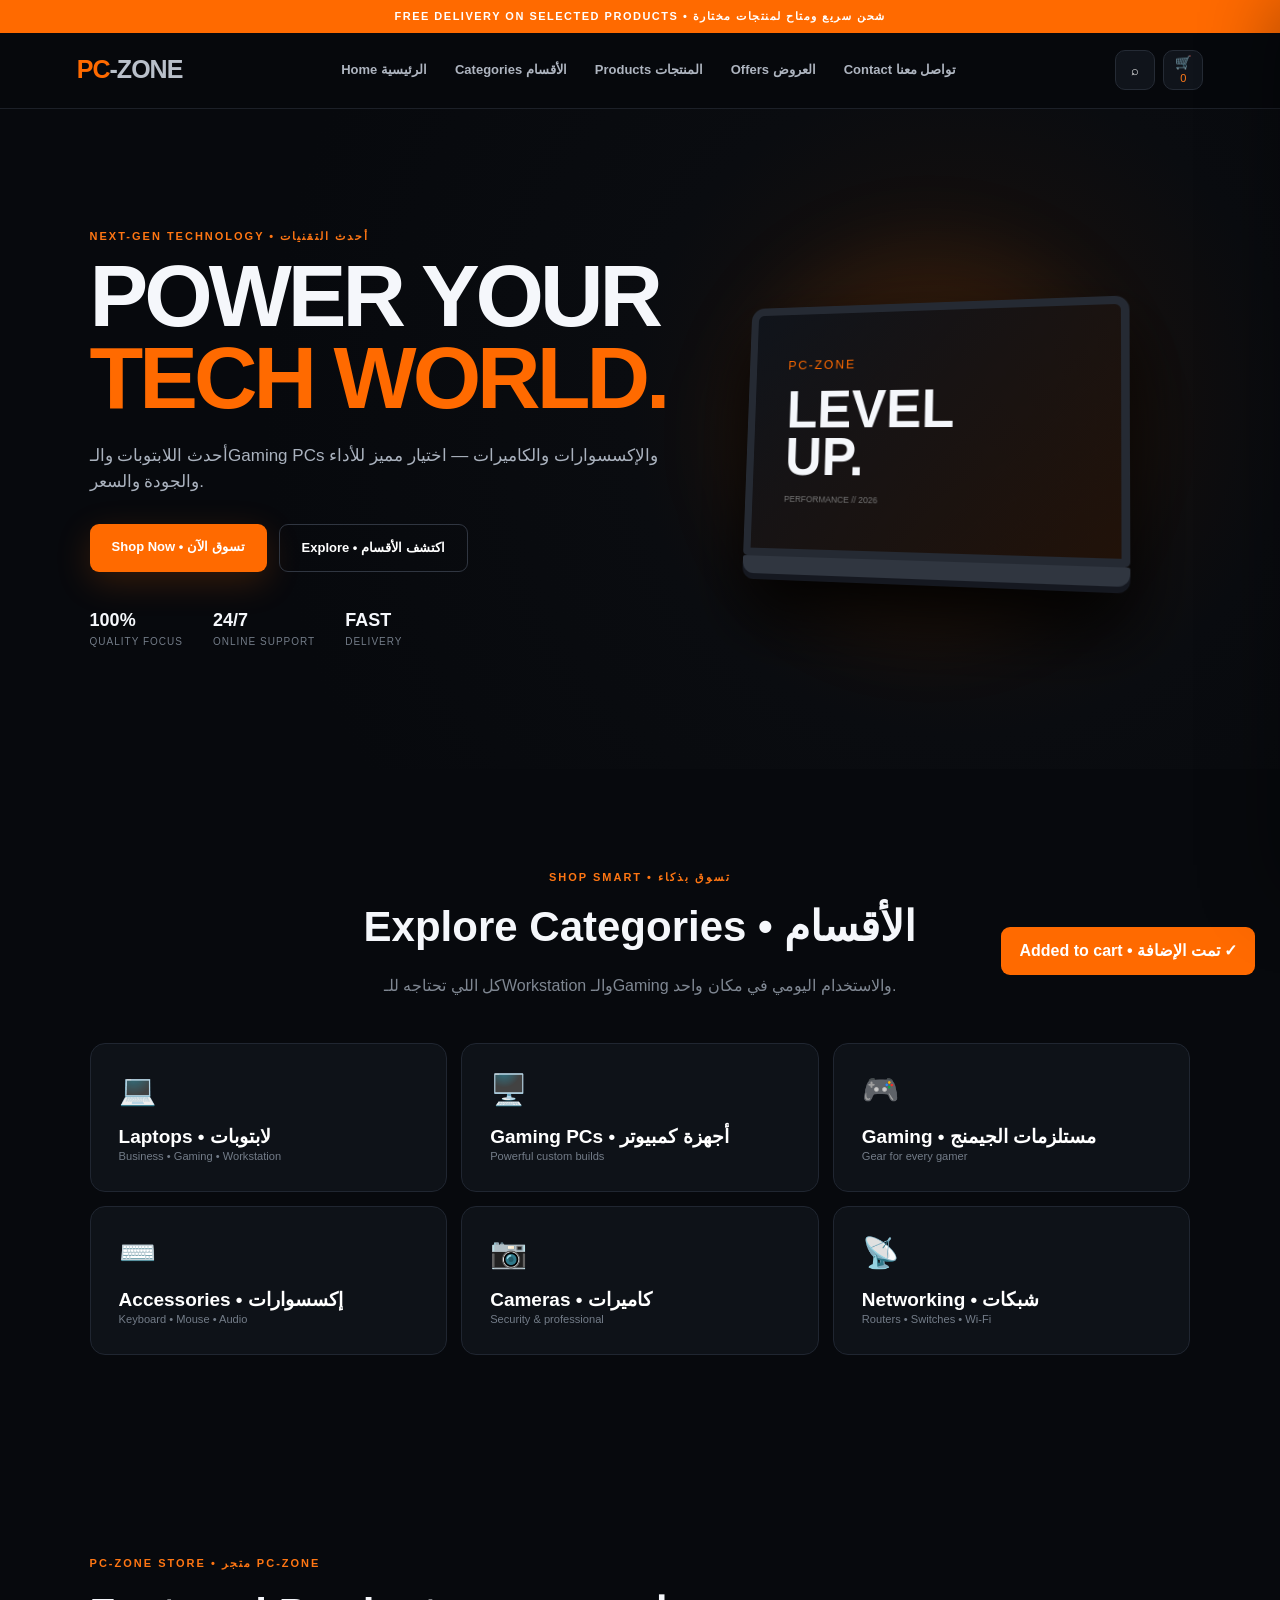
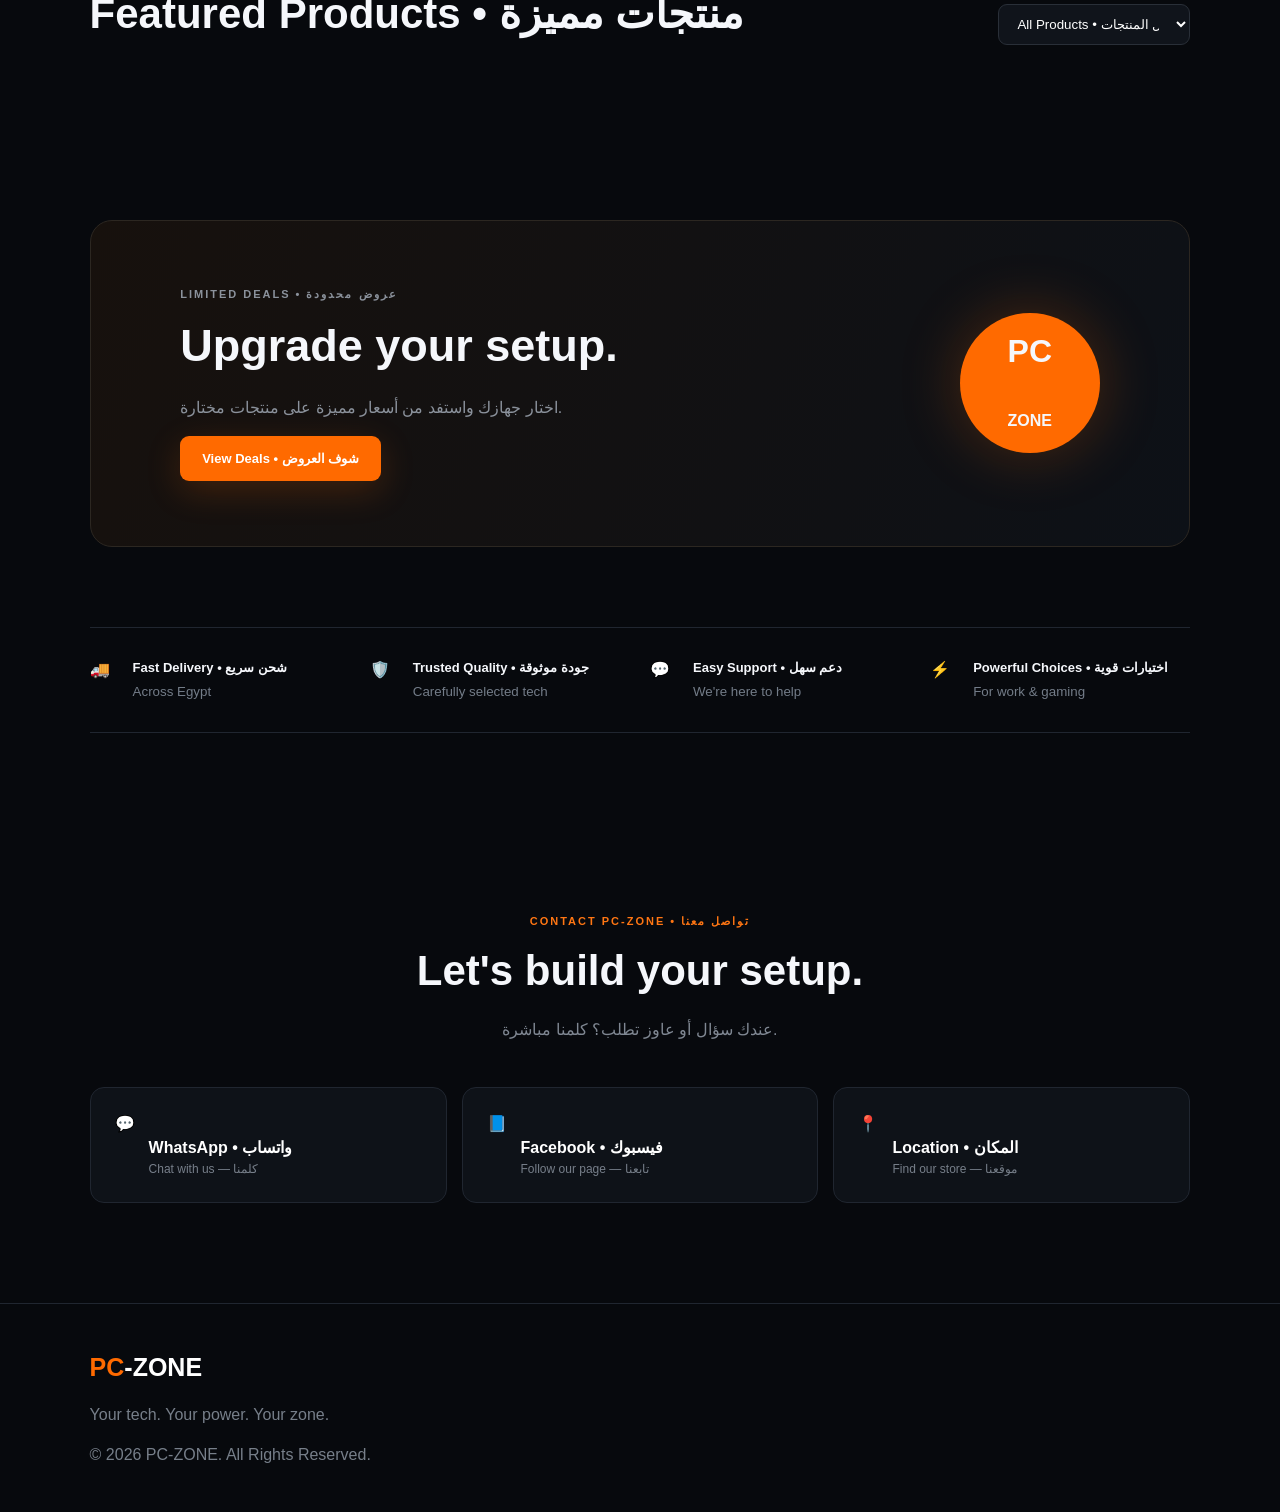
<file: index.html>
<!DOCTYPE html>
<html lang="en" dir="ltr">
<head>
<meta charset="UTF-8">
<meta name="viewport" content="width=device-width, initial-scale=1.0">
<title>PC-ZONE | Premium Technology Store</title>
<meta name="description" content="PC-ZONE - Laptops, PCs, Gaming, Accessories and Cameras">
<link rel="stylesheet" href="style.css">
</head>
<body>
<div class="topbar">FREE DELIVERY ON SELECTED PRODUCTS • شحن سريع ومتاح لمنتجات مختارة</div>

<header>
  <a class="logo" href="#home"><b>PC</b><span>-ZONE</span></a>
  <nav>
    <a href="#home">Home <span>الرئيسية</span></a>
    <a href="#categories">Categories <span>الأقسام</span></a>
    <a href="#products">Products <span>المنتجات</span></a>
    <a href="#offers">Offers <span>العروض</span></a>
    <a href="#contact">Contact <span>تواصل معنا</span></a>
  </nav>
  <div class="actions">
    <button id="searchBtn" aria-label="Search">⌕</button>
    <button id="cartBtn" aria-label="Cart">🛒 <i id="cartCount">0</i></button>
    <button class="menu" id="menuBtn" aria-label="Open menu">☰</button>
  </div>
</header>

<div class="search-panel" id="searchPanel">
  <input id="searchInput" type="search" placeholder="Search products... ابحث عن منتج">
</div>

<div class="menu-overlay" id="menuOverlay"></div>
<aside class="side-menu" id="sideMenu">
  <div class="side-head">
    <a class="logo" href="#home"><b>PC</b><span>-ZONE</span></a>
    <button id="closeMenu" aria-label="Close menu">✕</button>
  </div>
  <div class="side-links">
    <a href="#home">🏠 <span>Home — الرئيسية</span></a>
    <a href="#categories">▦ <span>Categories — الأقسام</span></a>
    <a href="#products">🛍️ <span>Products — المنتجات</span></a>
    <a href="#offers">🔥 <span>Offers — العروض</span></a>
    <a href="#contact">📞 <span>Contact — تواصل معنا</span></a>
  </div>
  <div class="theme-box">
    <p>APPEARANCE — المظهر</p>
    <div class="theme-buttons">
      <button id="darkMode">🌙 Dark</button>
      <button id="lightMode">☀️ Light</button>
    </div>
  </div>
</aside>

<main id="home">
<section class="hero">
  <div class="hero-copy">
    <p class="eyebrow">NEXT-GEN TECHNOLOGY • أحدث التقنيات</p>
    <h1>POWER YOUR<br><em>TECH WORLD.</em></h1>
    <p class="lead">أحدث اللابتوبات والـGaming PCs والإكسسوارات والكاميرات — اختيار مميز للأداء والجودة والسعر.</p>
    <div class="hero-buttons"><a class="btn primary" href="#products">Shop Now • تسوق الآن</a><a class="btn ghost" href="#categories">Explore • اكتشف الأقسام</a></div>
    <div class="stats"><div><strong>100%</strong><span>Quality Focus</span></div><div><strong>24/7</strong><span>Online Support</span></div><div><strong>FAST</strong><span>Delivery</span></div></div>
  </div>
  <div class="hero-art">
    <div class="orb"></div><div class="device"><div class="screen"><small>PC-ZONE</small><strong>LEVEL<br>UP.</strong><span>PERFORMANCE // 2026</span></div><div class="base"></div></div>
  </div>
</section>

<section class="section" id="categories">
  <div class="heading"><p class="eyebrow">SHOP SMART • تسوق بذكاء</p><h2>Explore Categories • الأقسام</h2><p>كل اللي تحتاجه للـWorkstation والـGaming والاستخدام اليومي في مكان واحد.</p></div>
  <div class="category-grid">
    <button class="category" data-cat="Laptops"><span>💻</span><b>Laptops • لابتوبات</b><small>Business • Gaming • Workstation</small></button>
    <button class="category" data-cat="PCs"><span>🖥️</span><b>Gaming PCs • أجهزة كمبيوتر</b><small>Powerful custom builds</small></button>
    <button class="category" data-cat="Gaming"><span>🎮</span><b>Gaming • مستلزمات الجيمنج</b><small>Gear for every gamer</small></button>
    <button class="category" data-cat="Accessories"><span>⌨️</span><b>Accessories • إكسسوارات</b><small>Keyboard • Mouse • Audio</small></button>
    <button class="category" data-cat="Cameras"><span>📷</span><b>Cameras • كاميرات</b><small>Security & professional</small></button>
    <button class="category" data-cat="Networking"><span>📡</span><b>Networking • شبكات</b><small>Routers • Switches • Wi-Fi</small></button>
  </div>
</section>

<section class="section products" id="products">
  <div class="heading row"><div><p class="eyebrow">PC-ZONE STORE • متجر PC-ZONE</p><h2>Featured Products • منتجات مميزة</h2></div><select id="filter"><option value="All">All Products • كل المنتجات</option><option>Laptops</option><option>PCs</option><option>Gaming</option><option>Accessories</option><option>Cameras</option><option>Networking</option></select></div>
  <div class="product-grid" id="productGrid"></div>
</section>

<section class="offer" id="offers"><div><p class="eyebrow">LIMITED DEALS • عروض محدودة</p><h2>Upgrade your setup.</h2><p>اختار جهازك واستفد من أسعار مميزة على منتجات مختارة.</p><a class="btn primary" href="#products">View Deals • شوف العروض</a></div><div class="offer-badge">PC<br><span>ZONE</span></div></section>

<section class="trust">
  <div>🚚<b>Fast Delivery • شحن سريع</b><small>Across Egypt</small></div>
  <div>🛡️<b>Trusted Quality • جودة موثوقة</b><small>Carefully selected tech</small></div>
  <div>💬<b>Easy Support • دعم سهل</b><small>We're here to help</small></div>
  <div>⚡<b>Powerful Choices • اختيارات قوية</b><small>For work & gaming</small></div>
</section>

<section class="contact section" id="contact">
  <div class="heading"><p class="eyebrow">CONTACT PC-ZONE • تواصل معنا</p><h2>Let's build your setup.</h2><p>عندك سؤال أو عاوز تطلب؟ كلمنا مباشرة.</p></div>
  <div class="contact-cards"><a href="https://wa.me/" target="_blank">💬 <b>WhatsApp • واتساب</b><span>Chat with us — كلمنا</span></a><a href="#" >📘 <b>Facebook • فيسبوك</b><span>Follow our page — تابعنا</span></a><a href="#" >📍 <b>Location • المكان</b><span>Find our store — موقعنا</span></a></div>
</section>
</main>

<footer><div class="footer-logo"><b>PC</b>-ZONE</div><p>Your tech. Your power. Your zone.</p><div>© 2026 PC-ZONE. All Rights Reserved.</div></footer>

<div class="drawer" id="drawer"><div class="drawer-box"><div class="drawer-head"><h2>Your Cart • سلة المشتريات</h2><button id="closeCart">✕</button></div><div id="cartItems"></div><div class="cart-total"><span>Total • الإجمالي</span><strong id="cartTotal">0 EGP</strong></div><button class="checkout" id="checkout">Order via WhatsApp • اطلب عبر واتساب</button></div></div>
<div class="toast" id="toast">Added to cart • تمت الإضافة ✓</div>
<script src="script.js"></script>
</body>
</html>
</file>
<file: style.css>
*{box-sizing:border-box}html{scroll-behavior:smooth}body{margin:0;background:#07090d;color:#f5f7fb;font-family:Inter,Arial,sans-serif;line-height:1.5}.topbar{text-align:center;background:#ff6a00;color:#fff;font-size:11px;letter-spacing:1.5px;padding:8px;font-weight:800}header{height:76px;display:flex;align-items:center;justify-content:space-between;padding:0 6%;border-bottom:1px solid #1c2028;background:rgba(7,9,13,.88);position:sticky;top:0;z-index:20;backdrop-filter:blur(14px)}.logo{font-size:25px;font-weight:900;color:#fff;text-decoration:none;letter-spacing:-1px}.logo b,.footer-logo b{color:#ff6a00}.logo span{color:#b9c0ca}nav{display:flex;gap:28px}nav a{color:#aeb5c0;text-decoration:none;font-size:13px;font-weight:700}nav a:hover{color:#ff7a1a}.actions{display:flex;gap:8px}.actions button,.drawer-head button{border:1px solid #252b35;background:#10141b;color:#fff;border-radius:10px;width:40px;height:40px;cursor:pointer}.actions i{font-style:normal;color:#ff7a1a;font-size:11px}.menu{display:none}.search-panel{display:none;position:fixed;top:84px;right:6%;z-index:30;background:#10141b;padding:12px;border:1px solid #292f39;border-radius:12px}.search-panel.show{display:block}.search-panel input{width:320px;background:#080a0f;color:white;border:1px solid #333a45;padding:12px;border-radius:8px;outline:none}.hero{min-height:650px;padding:80px 7%;display:grid;grid-template-columns:1.05fr .95fr;align-items:center;overflow:hidden;background:radial-gradient(circle at 75% 45%,#1d120b 0,#0a0c10 32%,#07090d 68%)}.eyebrow{color:#ff7613;font-size:11px;font-weight:900;letter-spacing:2px;margin:0 0 10px}.hero h1{font-size:clamp(48px,7vw,88px);line-height:.93;margin:0 0 25px;letter-spacing:-4px}.hero h1 em{color:#ff6a00;font-style:normal}.lead{max-width:580px;color:#aab2be;font-size:17px}.hero-buttons{display:flex;gap:12px;margin:30px 0}.btn{display:inline-block;text-decoration:none;padding:13px 22px;border-radius:9px;font-weight:900;font-size:13px}.primary{background:#ff6a00;color:#fff;box-shadow:0 10px 35px #ff6a0030}.ghost{border:1px solid #303641;color:#fff}.stats{display:flex;gap:30px;margin-top:35px}.stats div{display:flex;flex-direction:column}.stats strong{font-size:18px}.stats span{font-size:10px;color:#737c88;text-transform:uppercase;letter-spacing:1px}.hero-art{height:500px;position:relative;display:grid;place-items:center}.orb{width:380px;height:380px;border-radius:50%;background:#ff6a001c;filter:blur(40px);position:absolute}.device{width:390px;transform:perspective(800px) rotateY(-12deg) rotateX(5deg);filter:drop-shadow(0 35px 35px #000)}.screen{height:260px;border:8px solid #252a33;border-radius:14px 14px 5px 5px;background:linear-gradient(135deg,#10141b,#211209);padding:35px;display:flex;flex-direction:column;justify-content:center}.screen small{color:#ff6a00;letter-spacing:2px}.screen strong{font-size:55px;line-height:.9;margin:12px 0}.screen span{font-size:9px;color:#777}.base{height:18px;background:#303640;border-radius:2px 2px 12px 12px;box-shadow:0 6px 0 #151820}.section{padding:100px 7%}.heading{text-align:center;margin-bottom:45px}.heading h2{font-size:42px;margin:0 0 8px}.heading p:last-child{color:#7f8792}.category-grid{display:grid;grid-template-columns:repeat(3,1fr);gap:14px}.category{background:#0e1218;border:1px solid #202631;border-radius:15px;padding:28px;text-align:left;color:white;cursor:pointer;transition:.25s}.category:hover{transform:translateY(-5px);border-color:#ff6a00}.category span{font-size:30px;display:block;margin-bottom:18px}.category b{display:block;font-size:19px}.category small{color:#737c88}.row{display:flex;justify-content:space-between;align-items:end;text-align:left}.row h2{margin-bottom:0}.row select{background:#10141b;color:#fff;border:1px solid #292f38;border-radius:9px;padding:11px 14px}.product-grid{display:grid;grid-template-columns:repeat(4,1fr);gap:15px}.product{background:#0d1117;border:1px solid #202630;border-radius:15px;overflow:hidden;transition:.25s}.product:hover{transform:translateY(-5px);border-color:#ff6a00}.product-img{height:210px;display:grid;place-items:center;background:radial-gradient(circle,#1b2028,#0b0e13)}.product-img div{font-size:74px}.product-body{padding:18px}.tag{font-size:9px;color:#ff791a;letter-spacing:1.5px;font-weight:900}.product h3{font-size:16px;margin:7px 0;color:#fff}.spec{color:#737c88;font-size:11px;min-height:34px}.price{display:flex;justify-content:space-between;align-items:center;margin-top:15px}.price strong{font-size:18px}.add{border:0;background:#ff6a00;color:white;padding:9px 11px;border-radius:8px;font-weight:900;cursor:pointer}.offer{margin:30px 7% 0;padding:65px 7%;border-radius:22px;background:linear-gradient(110deg,#17110d,#0d1117);border:1px solid #2c2721;display:flex;justify-content:space-between;align-items:center}.offer h2{font-size:45px;margin:0}.offer p{color:#8b929c}.offer-badge{width:140px;height:140px;border-radius:50%;display:grid;place-items:center;text-align:center;background:#ff6a00;font-size:32px;font-weight:900;line-height:.8;box-shadow:0 0 60px #ff6a0040}.offer-badge span{font-size:16px}.trust{margin:80px 7%;display:grid;grid-template-columns:repeat(4,1fr);border-block:1px solid #202630;padding:30px 0;gap:20px}.trust div{display:grid;grid-template-columns:35px 1fr;column-gap:8px}.trust div:first-letter{font-size:20px}.trust b{font-size:13px}.trust small{grid-column:2;color:#737c88}.contact-cards{display:grid;grid-template-columns:repeat(3,1fr);gap:15px}.contact-cards a{background:#0e1218;border:1px solid #202630;padding:24px;border-radius:14px;text-decoration:none;color:white}.contact-cards b,.contact-cards span{display:block;margin-left:34px}.contact-cards span{color:#777f8a;font-size:12px}footer{padding:45px 7%;border-top:1px solid #202630;color:#777f8a}.footer-logo{font-size:25px;font-weight:900;color:white}.drawer{position:fixed;inset:0;background:#0009;z-index:50;display:none}.drawer.show{display:block}.drawer-box{margin-left:auto;height:100%;width:min(430px,100%);background:#0b0f15;padding:25px;border-left:1px solid #282e38}.drawer-head{display:flex;justify-content:space-between;align-items:center}.drawer-head h2{margin:0}.cart-item{display:flex;justify-content:space-between;gap:15px;border-bottom:1px solid #222833;padding:15px 0}.cart-item small{color:#808995}.cart-total{display:flex;justify-content:space-between;padding:22px 0;font-size:18px}.checkout{width:100%;padding:14px;border:0;border-radius:9px;background:#ff6a00;color:#fff;font-weight:900;cursor:pointer}.empty{color:#777f8a;text-align:center;margin-top:60px}.toast{position:fixed;bottom:25px;right:25px;background:#ff6a00;color:white;padding:12px 18px;border-radius:9px;font-weight:800;transform:translateY(100px);transition:.3s;z-index:60}.toast.show{transform:translateY(0)}@media(max-width:850px){nav{display:none}.menu{display:block}.hero{grid-template-columns:1fr;padding-top:55px}.hero-art{height:330px}.device{width:300px}.screen{height:200px}.category-grid{grid-template-columns:repeat(2,1fr)}.product-grid{grid-template-columns:repeat(2,1fr)}.trust{grid-template-columns:repeat(2,1fr)}.contact-cards{grid-template-columns:1fr}.offer{margin-inline:4%;}.hero h1{font-size:55px}}@media(max-width:520px){.hero{padding-inline:5%}.section{padding:70px 5%}.category-grid,.product-grid{grid-template-columns:1fr}.heading h2{font-size:32px}.row{align-items:start;gap:15px;flex-direction:column}.stats{gap:15px}.hero-buttons{flex-direction:column}.offer{padding:45px 8%;flex-direction:column;align-items:flex-start;gap:30px}.offer h2{font-size:35px}.offer-badge{width:100px;height:100px;font-size:24px}.trust{margin-inline:5%}.search-panel{left:5%;right:5%}.search-panel input{width:100%}}

/* PC-ZONE V2 bilingual navigation + right side menu */
.desktop-nav a{display:flex;gap:5px;align-items:center}
.desktop-nav a span{font-size:9px;color:var(--muted);font-weight:500}
.menu-overlay{position:fixed;inset:0;background:#0009;z-index:70;opacity:0;visibility:hidden;transition:.3s}
.menu-overlay.show{opacity:1;visibility:visible}
.side-menu{position:fixed;top:0;right:0;width:min(360px,88vw);height:100vh;background:var(--card);border-left:1px solid var(--line);z-index:80;transform:translateX(105%);transition:.35s ease;display:flex;flex-direction:column;padding:24px;box-shadow:-25px 0 70px #0005}
.side-menu.show{transform:translateX(0)}
.side-head{display:flex;align-items:center;justify-content:space-between;padding-bottom:24px;border-bottom:1px solid var(--line)}
.side-head button{border:1px solid var(--line);background:var(--bg);color:var(--text);border-radius:10px;width:40px;height:40px;cursor:pointer}
.side-links{display:flex;flex-direction:column;padding:18px 0}
.side-links a{display:flex;align-items:center;gap:14px;color:var(--text);text-decoration:none;font-weight:800;padding:15px 12px;border-radius:10px}
.side-links a:hover{background:var(--bg);color:var(--orange)}
.theme-box{border-top:1px solid var(--line);padding-top:20px}
.theme-box p{font-size:10px;letter-spacing:1.5px;color:var(--muted);font-weight:900}
.theme-buttons{display:grid;grid-template-columns:1fr 1fr;gap:10px}
.theme-buttons button{padding:12px;border:1px solid var(--line);border-radius:9px;background:var(--bg);color:var(--text);font-weight:800;cursor:pointer}
.theme-buttons button:hover{border-color:var(--orange)}
@media(max-width:850px){#menuBtn{display:block}.desktop-nav{display:none}}
</file>
